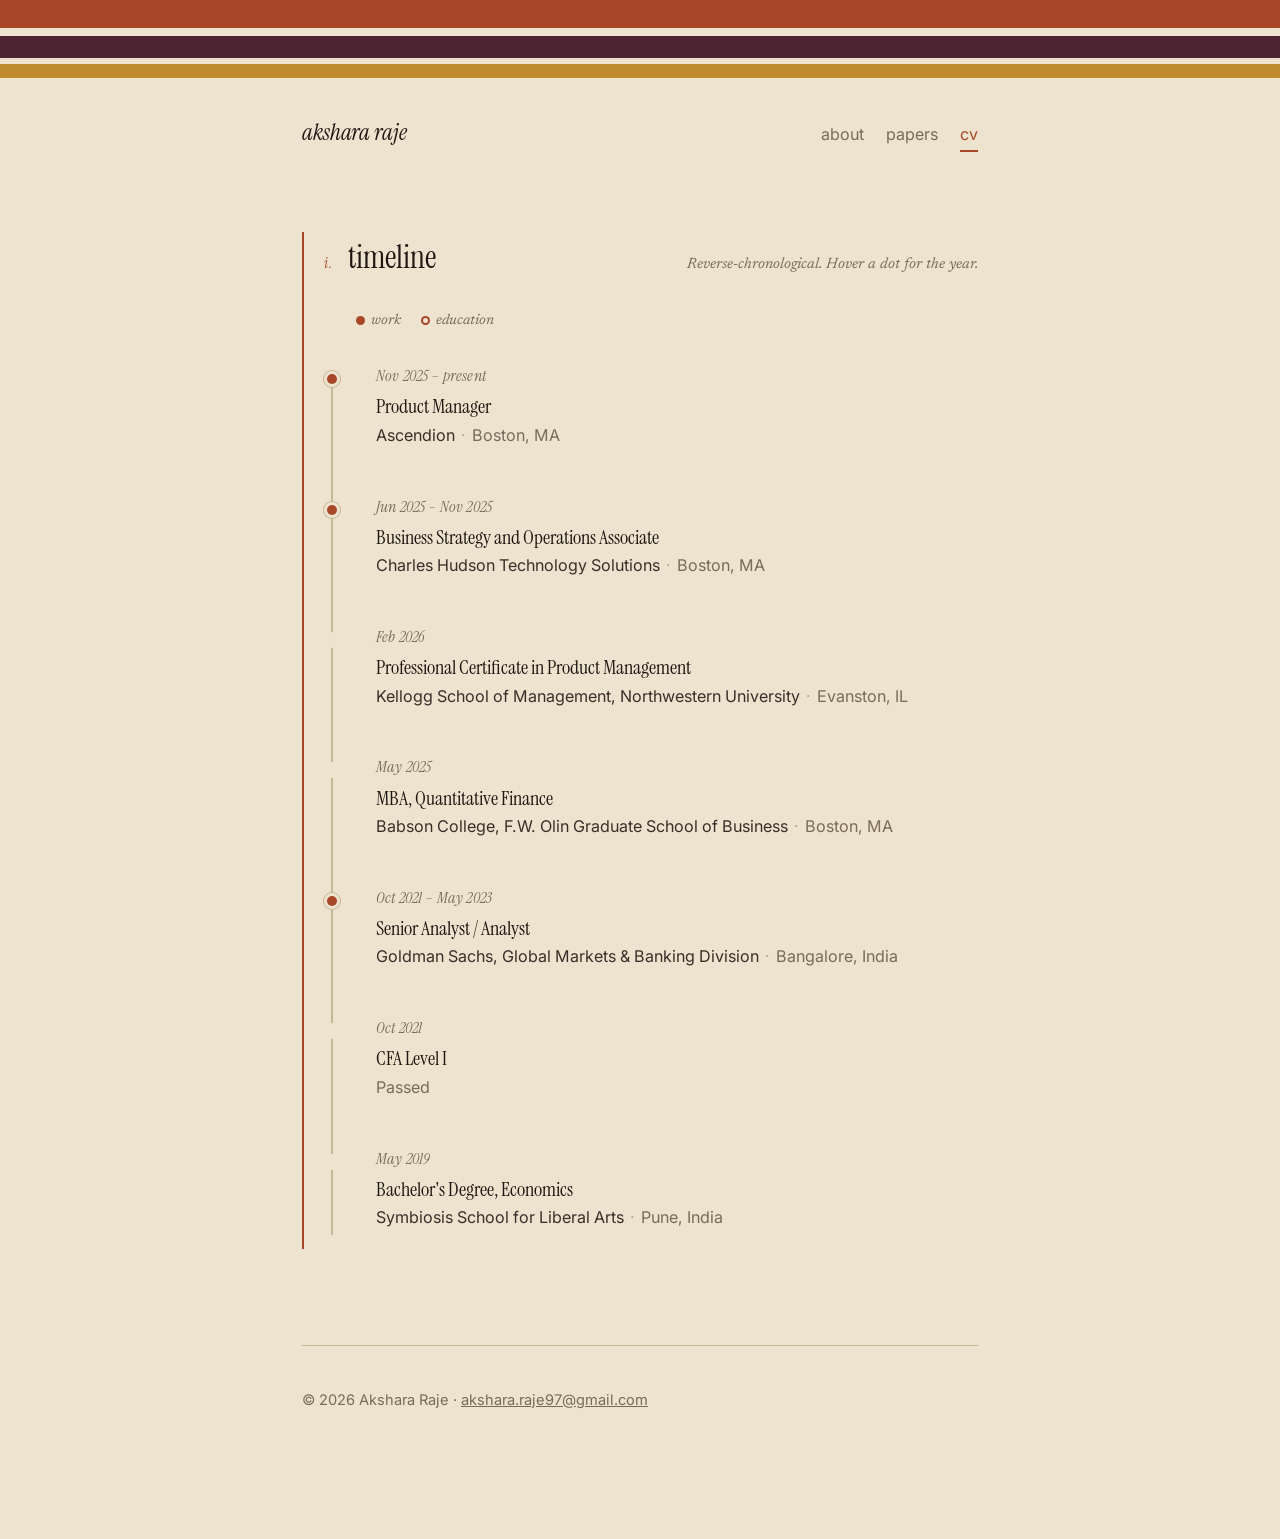
<file: cv.html>
<!doctype html>
<html lang="en">
<head>
  <meta charset="utf-8" />
  <meta name="viewport" content="width=device-width, initial-scale=1" />
  <title>CV · Akshara Raje</title>
  <link rel="preconnect" href="https://fonts.googleapis.com" />
  <link rel="preconnect" href="https://fonts.gstatic.com" crossorigin />
  <link href="https://fonts.googleapis.com/css2?family=Instrument+Serif:ital@0;1&family=Newsreader:ital,opsz,wght@0,6..72,400;0,6..72,500;1,6..72,400&family=Inter:wght@400;500;600&display=swap" rel="stylesheet" />
  <link rel="stylesheet" href="styles.css" />
  <style>
    /* Timeline */
    .timeline {
      position: relative;
      padding: 8px 0 8px 32px;
      margin: 0;
      list-style: none;
    }
    .timeline::before {
      content: '';
      position: absolute;
      left: 7px;
      top: 14px;
      bottom: 14px;
      width: 2px;
      background: var(--rule);
    }
    .tl-item {
      position: relative;
      padding: 0 0 36px 20px;
      opacity: 0;
      transform: translateY(10px);
      transition: opacity 0.55s ease, transform 0.55s cubic-bezier(.2,.7,.2,1);
    }
    .tl-item.in { opacity: 1; transform: translateY(0); }
    .tl-item:last-child { padding-bottom: 0; }
    .tl-item::before {
      content: '';
      position: absolute;
      left: -29px;
      top: 10px;
      width: 10px;
      height: 10px;
      border-radius: 50%;
      background: var(--rust);
      box-shadow: 0 0 0 3px var(--bg), 0 0 0 4px var(--rule);
    }
    .tl-item.edu::before {
      background: var(--bg);
      box-shadow: 0 0 0 3px var(--bg), 0 0 0 2px var(--rust);
    }
    .tl-item.current::before {
      background: var(--rust);
      animation: pulse 2.4s ease-in-out infinite;
    }
    @keyframes pulse {
      0%, 100% { box-shadow: 0 0 0 3px var(--bg), 0 0 0 4px var(--rule), 0 0 0 4px rgba(167,71,40,0); }
      50% { box-shadow: 0 0 0 3px var(--bg), 0 0 0 4px var(--rule), 0 0 0 10px rgba(167,71,40,0.18); }
    }
    .tl-date {
      font-family: 'Instrument Serif', serif;
      font-style: italic;
      color: var(--muted);
      font-size: 0.92rem;
      margin-bottom: 4px;
      letter-spacing: 0.01em;
    }
    .tl-title {
      font-family: 'Instrument Serif', Georgia, serif;
      font-size: 1.2rem;
      font-weight: 400;
      line-height: 1.3;
      margin-bottom: 3px;
      color: var(--ink);
    }
    .tl-org {
      font-size: 0.95rem;
      color: var(--muted);
      margin-bottom: 10px;
      font-family: 'Inter', sans-serif;
    }
    .tl-org .where { color: var(--ink-soft); }
    .tl-org .sep { opacity: 0.5; margin: 0 6px; }
    .tl-points {
      margin: 0;
      padding-left: 18px;
      font-family: 'Newsreader', serif;
      font-size: 1rem;
      color: var(--ink-soft);
    }
    .tl-points li { margin-bottom: 6px; line-height: 1.55; }
    .tl-points li:last-child { margin-bottom: 0; }

    .tl-legend {
      display: flex;
      gap: 20px;
      align-items: center;
      font-size: 0.84rem;
      color: var(--muted);
      margin: 0 0 24px 32px;
      font-style: italic;
      font-family: 'Newsreader', serif;
    }
    .tl-legend span { display: inline-flex; align-items: center; gap: 6px; }
    .tl-legend .dot {
      width: 9px; height: 9px; border-radius: 50%;
      background: var(--rust);
    }
    .tl-legend .dot.edu {
      background: var(--bg);
      box-shadow: inset 0 0 0 2px var(--rust);
    }

    @media (prefers-reduced-motion: reduce) {
      .tl-item { opacity: 1; transform: none; transition: none; }
      .tl-item.current::before { animation: none; }
    }

    @media (max-width: 600px) {
      .timeline { padding-left: 24px; }
      .tl-item { padding-left: 14px; padding-bottom: 28px; }
      .tl-legend { margin-left: 24px; }
      .tl-title { font-size: 1.1rem; }
      .tl-points { font-size: 0.96rem; }
    }
  </style>
</head>
<body>

  <div class="painting" aria-hidden="true">
    <span class="field f1"></span>
    <span class="field f2"></span>
    <span class="field f3"></span>
    <span class="field f4"></span>
    <span class="field f5"></span>
  </div>

  <nav class="nav">
    <a href="index.html" class="brand">akshara raje</a>
    <div class="nav-links">
      <a href="index.html">about</a>
      <a href="papers.html">papers</a>
      <a href="cv.html" class="active">cv</a>
    </div>
  </nav>

  <main>
    <section class="section">
      <div class="section-head">
        <h2 data-marker="i.">timeline</h2>
        <p class="section-sub">Reverse-chronological. Hover a dot for the year.</p>
      </div>

      <p class="tl-legend">
        <span><span class="dot"></span> work</span>
        <span><span class="dot edu"></span> education</span>
      </p>

      <ol class="timeline">

        <li class="tl-item current">
          <div class="tl-date">Nov 2025 – present</div>
          <div class="tl-title">Product Manager</div>
          <div class="tl-org"><span class="where">Ascendion</span><span class="sep">·</span>Boston, MA</div>
        </li>

        <li class="tl-item">
          <div class="tl-date">Jun 2025 – Nov 2025</div>
          <div class="tl-title">Business Strategy and Operations Associate</div>
          <div class="tl-org"><span class="where">Charles Hudson Technology Solutions</span><span class="sep">·</span>Boston, MA</div>
        </li>

        <li class="tl-item edu">
          <div class="tl-date">Feb 2026</div>
          <div class="tl-title">Professional Certificate in Product Management</div>
          <div class="tl-org"><span class="where">Kellogg School of Management, Northwestern University</span><span class="sep">·</span>Evanston, IL</div>
        </li>

        <li class="tl-item edu">
          <div class="tl-date">May 2025</div>
          <div class="tl-title">MBA, Quantitative Finance</div>
          <div class="tl-org"><span class="where">Babson College, F.W. Olin Graduate School of Business</span><span class="sep">·</span>Boston, MA</div>
        </li>

        <li class="tl-item">
          <div class="tl-date">Oct 2021 – May 2023</div>
          <div class="tl-title">Senior Analyst / Analyst</div>
          <div class="tl-org"><span class="where">Goldman Sachs, Global Markets &amp; Banking Division</span><span class="sep">·</span>Bangalore, India</div>
        </li>

        <li class="tl-item edu">
          <div class="tl-date">Oct 2021</div>
          <div class="tl-title">CFA Level I</div>
          <div class="tl-org">Passed</div>
        </li>

        <li class="tl-item edu">
          <div class="tl-date">May 2019</div>
          <div class="tl-title">Bachelor's Degree, Economics</div>
          <div class="tl-org"><span class="where">Symbiosis School for Liberal Arts</span><span class="sep">·</span>Pune, India</div>
        </li>

      </ol>
    </section>

    <footer class="footer">
      <p>© 2026 Akshara Raje · <a href="mailto:akshara.raje97@gmail.com">akshara.raje97@gmail.com</a></p>
    </footer>
  </main>

  <script>
    // Timeline items fade in sequentially as they enter the viewport.
    const items = document.querySelectorAll('.tl-item');
    const reduce = window.matchMedia('(prefers-reduced-motion: reduce)').matches;
    if (reduce || !('IntersectionObserver' in window)) {
      items.forEach(el => el.classList.add('in'));
    } else {
      const io = new IntersectionObserver((entries) => {
        entries.forEach((e) => {
          if (e.isIntersecting) {
            // small per-item delay for a stagger when a cluster enters together
            const d = [...items].indexOf(e.target) % 4;
            setTimeout(() => e.target.classList.add('in'), d * 80);
            io.unobserve(e.target);
          }
        });
      }, { threshold: 0.15 });
      items.forEach(el => io.observe(el));
    }
  </script>
</body>
</html>
</file>
<file: styles.css>
/* ----------------------------------------------------------
   Palette: Rothko-inspired. Warm cream, deep rust, plum,
   ochre, slate. Used as fields rather than accents where
   possible — colors breathe next to each other, not on top.
   ---------------------------------------------------------- */
:root {
  --bg:        #ede3cf;    /* unprimed canvas */
  --paper:     #f4ecd8;    /* slightly warmer card */
  --ink:       #1f1611;    /* warm black */
  --ink-soft:  #3a2f28;
  --muted:     #7a6a5a;    /* warm sepia */
  --rule:      #c6b797;    /* soft ochre rule */

  --rust:      #a74728;    /* burnt sienna, primary accent */
  --plum:      #4e2432;    /* deep plum */
  --ochre:     #c08a2e;    /* mustard ochre */
  --slate:     #2b4152;    /* deep slate — occasional contrast */
  --rose:      #c47a67;    /* soft rose, highlights */

  --field-1: var(--rust);
  --field-2: var(--plum);
  --field-3: var(--ochre);
  --field-4: var(--slate);
  --field-5: var(--rose);
}

* { box-sizing: border-box; }

html {
  -webkit-text-size-adjust: 100%;
  text-size-adjust: 100%;
}

html, body {
  margin: 0;
  padding: 0;
  background: var(--bg);
  color: var(--ink);
  font-family: 'Inter', -apple-system, system-ui, sans-serif;
  font-size: 17px;
  line-height: 1.6;
  -webkit-font-smoothing: antialiased;
  -moz-osx-font-smoothing: grayscale;
}

body { overflow-x: hidden; }

main {
  max-width: 740px;
  margin: 0 auto;
  padding: 0 32px 112px;
}

a { color: inherit; }

/* ----------------------------------------------------------
   Rothko header band — three stacked color fields.
   A small, intentional signature at the top of every page.
   Thin on desktop, thinner on mobile. Carries the palette
   signal without being decorative noise.
   ---------------------------------------------------------- */
.painting {
  width: 100%;
  display: block;
  background: var(--bg);
}
.painting .field {
  display: block;
  width: 100%;
}
.painting .f1 { background: var(--rust); height: 28px; }
.painting .f2 { background: var(--bg);  height: 8px; }
.painting .f3 { background: var(--plum); height: 22px; }
.painting .f4 { background: var(--bg);  height: 6px; }
.painting .f5 { background: var(--ochre); height: 14px; }

/* ----------------------------------------------------------
   Nav
   ---------------------------------------------------------- */
.nav {
  max-width: 740px;
  margin: 0 auto;
  padding: 36px 32px 8px;
  display: flex;
  justify-content: space-between;
  align-items: baseline;
}
.brand {
  font-family: 'Instrument Serif', Georgia, serif;
  font-size: 1.35rem;
  font-style: italic;
  letter-spacing: -0.005em;
  text-decoration: none;
  color: var(--ink);
}
.nav-links {
  display: flex;
  gap: 22px;
}
.nav-links a {
  color: var(--muted);
  text-decoration: none;
  font-size: 0.95rem;
  padding: 4px 0;
  transition: color 0.2s;
  position: relative;
}
.nav-links a:hover,
.nav-links a.active {
  color: var(--rust);
}
.nav-links a.active::after {
  content: '';
  position: absolute;
  left: 0;
  right: 0;
  bottom: 0;
  height: 2px;
  background: var(--rust);
}

/* ----------------------------------------------------------
   Hero
   ---------------------------------------------------------- */
.hero {
  display: grid;
  grid-template-columns: 1fr auto;
  gap: 48px;
  align-items: start;
  margin: 32px 0 88px;
}
.hero-text h1 {
  font-family: 'Instrument Serif', Georgia, serif;
  font-size: 3.4rem;
  font-weight: 400;
  letter-spacing: -0.015em;
  line-height: 1.0;
  margin: 0 0 14px;
  color: var(--ink);
}
.tagline {
  font-family: 'Instrument Serif', Georgia, serif;
  font-style: italic;
  font-size: 1.25rem;
  color: var(--rust);
  margin: 0 0 22px;
  min-height: 1.5em;
  letter-spacing: 0.005em;
}
.bio {
  font-family: 'Newsreader', Georgia, serif;
  font-size: 1.1rem;
  line-height: 1.65;
  color: var(--ink-soft);
  margin: 0 0 24px;
  max-width: 54ch;
}
.contact {
  font-size: 0.95rem;
  color: var(--muted);
  margin: 0;
  display: flex;
  flex-wrap: wrap;
  gap: 0 10px;
  align-items: center;
}
.contact .sep { opacity: 0.5; }
.contact a {
  color: var(--muted);
  text-decoration: none;
  border-bottom: 1px solid var(--rule);
  padding: 2px 0;
  transition: color 0.2s, border-color 0.2s;
}
.contact a:hover { color: var(--rust); border-color: var(--rust); }

.hero-photo img {
  width: 160px;
  height: 160px;
  object-fit: cover;
  display: block;
  filter: saturate(0.92) contrast(1.02);
}

/* ----------------------------------------------------------
   Sections — accented with a left color rule that cycles
   through Rothko fields. Section headings in serif italic,
   lowercase, with a small roman numeral marker.
   ---------------------------------------------------------- */
.section {
  margin: 72px 0;
  padding-left: 20px;
  border-left: 2px solid transparent;
  position: relative;
}
.section:nth-of-type(1) { border-left-color: var(--rust); }
.section:nth-of-type(2) { border-left-color: var(--plum); }
.section:nth-of-type(3) { border-left-color: var(--ochre); }
.section:nth-of-type(4) { border-left-color: var(--slate); }
.section:nth-of-type(5) { border-left-color: var(--rose); }

.section-head {
  display: flex;
  justify-content: space-between;
  align-items: baseline;
  flex-wrap: wrap;
  gap: 10px;
  margin: 0 0 26px;
}
.section-head h2 {
  font-family: 'Instrument Serif', Georgia, serif;
  font-weight: 400;
  font-size: 1.9rem;
  letter-spacing: -0.005em;
  margin: 0;
  color: var(--ink);
  display: flex;
  align-items: baseline;
  gap: 14px;
}
.section-head h2::before {
  content: attr(data-marker);
  font-size: 0.85rem;
  font-family: 'Instrument Serif', serif;
  font-style: italic;
  color: var(--rust);
  letter-spacing: 0.1em;
}
.section-sub {
  margin: 0;
  font-size: 0.88rem;
  color: var(--muted);
  font-style: italic;
  font-family: 'Newsreader', Georgia, serif;
}
.section-link {
  font-size: 0.9rem;
  color: var(--rust);
  text-decoration: none;
  border-bottom: 1px solid currentColor;
}
.section-link:hover { color: var(--plum); }

/* ----------------------------------------------------------
   Sankey — horizontal scroll on mobile. Minimum width in JS
   so labels stay readable. Container is a quiet card.
   ---------------------------------------------------------- */
.sankey {
  width: 100%;
  min-height: 440px;
  background: var(--paper);
  padding: 20px;
  overflow-x: auto;
  overflow-y: hidden;
  -webkit-overflow-scrolling: touch;
  position: relative;
  border: 1px solid var(--rule);
}
.sankey svg { display: block; height: auto; }

.sankey .node rect {
  cursor: pointer;
  stroke: none;
  transition: opacity 0.25s ease;
}
.sankey .node text {
  font-family: 'Inter', sans-serif;
  font-size: 11.5px;
  fill: var(--ink);
  pointer-events: none;
  letter-spacing: 0.005em;
}
.sankey .link {
  fill: none;
  stroke-opacity: 0.4;
  transition: stroke-opacity 0.25s ease;
  cursor: pointer;
}
.sankey .link:hover { stroke-opacity: 0.82; }
.sankey.dim .link:not(.highlight) { stroke-opacity: 0.08; }
.sankey.dim .node:not(.highlight) rect { opacity: 0.22; }
.sankey.dim .node:not(.highlight) text { opacity: 0.28; }

.caption {
  margin-top: 14px;
  font-size: 0.88rem;
  color: var(--muted);
  font-style: italic;
  font-family: 'Newsreader', Georgia, serif;
  text-align: center;
}
.scroll-hint {
  display: none;
  margin-top: 6px;
  font-size: 0.78rem;
  letter-spacing: 0.08em;
  color: var(--muted);
  text-align: center;
  font-style: italic;
}

/* ----------------------------------------------------------
   Papers list — Roman numerals in warm italic, no boxes.
   ---------------------------------------------------------- */
.papers {
  list-style: none;
  counter-reset: p;
  padding: 0;
  margin: 0;
}
.papers li {
  counter-increment: p;
  position: relative;
  padding: 22px 0 22px 44px;
  border-top: 1px solid var(--rule);
}
.papers li:first-child { border-top: 0; padding-top: 4px; }
.papers li:last-child { padding-bottom: 4px; }
.papers li::before {
  content: counter(p, upper-roman);
  position: absolute;
  left: 0;
  top: 25px;
  font-family: 'Instrument Serif', serif;
  font-style: italic;
  color: var(--rust);
  font-size: 1.05rem;
  letter-spacing: 0.05em;
}
.papers li:first-child::before { top: 7px; }
.paper-title {
  font-family: 'Instrument Serif', Georgia, serif;
  font-size: 1.3rem;
  line-height: 1.3;
  font-weight: 400;
  margin-bottom: 6px;
  color: var(--ink);
}
.paper-meta {
  font-size: 0.9rem;
  color: var(--muted);
  margin-bottom: 10px;
  font-family: 'Inter', sans-serif;
}
.paper-meta a { color: var(--rust); text-decoration: none; border-bottom: 1px solid var(--rule); }
.paper-meta a:hover { border-color: var(--rust); }
.paper-note {
  font-family: 'Newsreader', Georgia, serif;
  font-size: 1.03rem;
  line-height: 1.6;
  color: var(--ink-soft);
}

/* ----------------------------------------------------------
   Paper diagrams — SVG schematics drawn inline per paper.
   See .diagram-lang and .diagram-cost in each page.
   ---------------------------------------------------------- */
.diagram {
  margin: 18px 0 4px;
  background: var(--paper);
  border: 1px solid var(--rule);
  padding: 18px 16px;
  position: relative;
}
.diagram svg { display: block; width: 100%; height: auto; }
.diagram .d-caption {
  margin-top: 12px;
  font-size: 0.8rem;
  color: var(--muted);
  font-style: italic;
  font-family: 'Newsreader', serif;
  text-align: center;
}

/* Paper 1 — language-as-evidence diagram */
.diag-lang .lane { transition: opacity 0.25s ease; }
.diag-lang .lane .box { transition: fill 0.25s ease, stroke 0.25s ease; }
.diag-lang .lane .hidden-assumption {
  opacity: 0;
  transition: opacity 0.4s ease;
}
.diag-lang.show-assumption .hidden-assumption { opacity: 1; }
.diag-lang.focused .lane { opacity: 0.3; }
.diag-lang .lane.on { opacity: 1; }
.diag-lang .flow-arrow { stroke: var(--muted); stroke-width: 1.2; fill: none; }
.diag-lang .label-strong { font-family: 'Instrument Serif', serif; font-style: italic; }
.diag-lang .label-small { font-family: 'Inter', sans-serif; font-size: 10px; fill: var(--muted); }

/* Paper 2 — cost incidence diagram */
.diag-cost .bar { transition: width 0.6s cubic-bezier(.2,.6,.2,1), opacity 0.25s ease; }
.diag-cost .bar-label { font-family: 'Inter', sans-serif; font-size: 11px; fill: var(--ink-soft); }
.diag-cost .pay { font-family: 'Instrument Serif', serif; font-style: italic; font-size: 10px; fill: var(--muted); }
.diag-cost .axis { stroke: var(--rule); stroke-width: 1; }
.diag-cost .ticks { font-family: 'Inter', sans-serif; font-size: 9px; fill: var(--muted); }

/* ----------------------------------------------------------
   News — hanging dates, no dashed lines
   ---------------------------------------------------------- */
.news { list-style: none; padding: 0; margin: 0; }
.news li {
  display: grid;
  grid-template-columns: 100px 1fr;
  gap: 20px;
  padding: 12px 0;
  border-top: 1px solid var(--rule);
  font-size: 0.98rem;
  color: var(--ink-soft);
  font-family: 'Newsreader', serif;
}
.news li:first-child { border-top: 0; }
.news .date {
  color: var(--muted);
  font-family: 'Instrument Serif', serif;
  font-style: italic;
  font-size: 0.95rem;
}

/* ----------------------------------------------------------
   Footer
   ---------------------------------------------------------- */
.footer {
  margin-top: 96px;
  padding-top: 28px;
  border-top: 1px solid var(--rule);
  font-size: 0.86rem;
  color: var(--muted);
  font-family: 'Inter', sans-serif;
}
.footer a { color: var(--muted); }

/* ----------------------------------------------------------
   Scroll-reveal animations
   Elements with .reveal fade/translate in when they enter
   the viewport. Honors prefers-reduced-motion.
   ---------------------------------------------------------- */
.reveal {
  opacity: 0;
  transform: translateY(14px);
  transition: opacity 0.75s ease, transform 0.75s cubic-bezier(.2,.7,.2,1);
}
.reveal.in {
  opacity: 1;
  transform: translateY(0);
}

/* Hero entrance stagger */
.hero-text h1 { animation: fade-up 0.8s ease both; }
.tagline { animation: fade-up 0.8s ease 0.15s both; }
.bio { animation: fade-up 0.8s ease 0.3s both; }
.contact { animation: fade-up 0.8s ease 0.45s both; }
.hero-photo { animation: fade-up 0.8s ease 0.1s both; }
@keyframes fade-up {
  from { opacity: 0; transform: translateY(10px); }
  to { opacity: 1; transform: translateY(0); }
}

@media (prefers-reduced-motion: reduce) {
  .reveal, .reveal.in,
  .hero-text h1, .tagline, .bio, .contact, .hero-photo {
    animation: none !important;
    transform: none !important;
    opacity: 1 !important;
    transition: none !important;
  }
  .diag-cost .bar { transition: none !important; }
}

/* ----------------------------------------------------------
   Responsive — tablet
   ---------------------------------------------------------- */
@media (max-width: 760px) {
  main { padding: 0 24px 88px; }
  .nav { padding: 28px 24px 8px; }
  .hero-text h1 { font-size: 2.9rem; }
  .section { margin: 56px 0; padding-left: 16px; }
}

/* ----------------------------------------------------------
   Responsive — mobile
   ---------------------------------------------------------- */
@media (max-width: 600px) {
  html, body { font-size: 16px; }

  main { padding: 0 20px 72px; }
  .nav {
    padding: 20px;
    flex-wrap: wrap;
    gap: 8px;
  }
  .brand { font-size: 1.2rem; }
  .nav-links { gap: 16px; }
  .nav-links a { font-size: 0.92rem; }

  .painting .f1 { height: 20px; }
  .painting .f3 { height: 16px; }
  .painting .f5 { height: 10px; }

  .hero {
    grid-template-columns: 1fr;
    gap: 22px;
    margin: 20px 0 60px;
  }
  .hero-photo { order: -1; }
  .hero-photo img { width: 112px; height: 112px; }
  .hero-text h1 { font-size: 2.4rem; }
  .tagline { font-size: 1.1rem; }
  .bio { font-size: 1.03rem; }

  .section { margin: 48px 0; padding-left: 14px; }
  .section-head h2 { font-size: 1.55rem; gap: 10px; }
  .section-head h2::before { font-size: 0.78rem; }
  .section-sub { font-size: 0.84rem; width: 100%; }

  .sankey { padding: 14px; min-height: 420px; }
  .scroll-hint { display: block; }

  .papers li { padding: 18px 0 18px 36px; }
  .papers li::before { font-size: 0.98rem; top: 21px; }
  .paper-title { font-size: 1.15rem; }
  .paper-meta { font-size: 0.86rem; }
  .paper-note { font-size: 1rem; }

  .diagram { padding: 14px 10px; }

  .news li { grid-template-columns: 1fr; gap: 4px; padding: 10px 0; }
  .news .date { font-size: 0.9rem; }

  .footer { margin-top: 72px; }
}

/* ----------------------------------------------------------
   Responsive — small phones
   ---------------------------------------------------------- */
@media (max-width: 400px) {
  main { padding: 0 16px 64px; }
  .nav { padding: 16px; }
  .nav-links { gap: 12px; }
  .nav-links a { font-size: 0.88rem; }
  .brand { font-size: 1.1rem; }
  .hero-text h1 { font-size: 2.15rem; }
  .section-head h2 { font-size: 1.4rem; }
}
</file>
